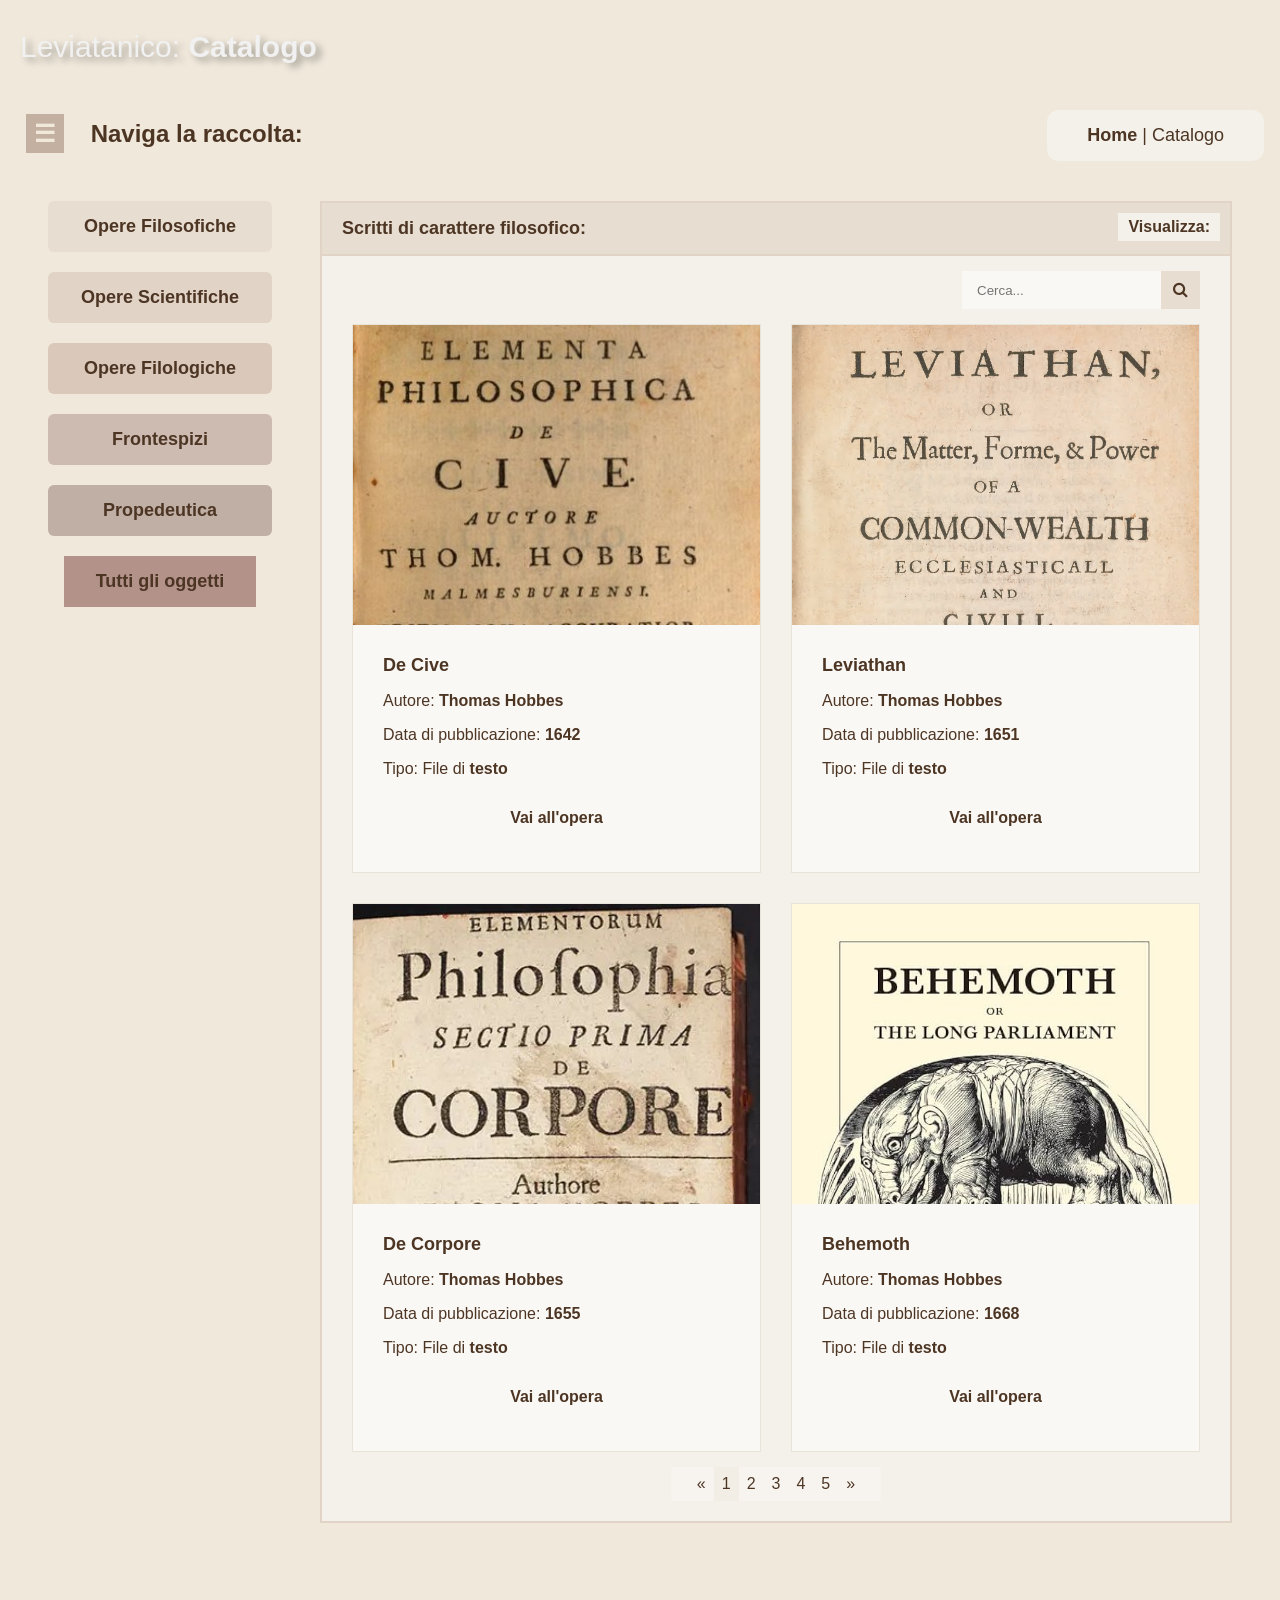
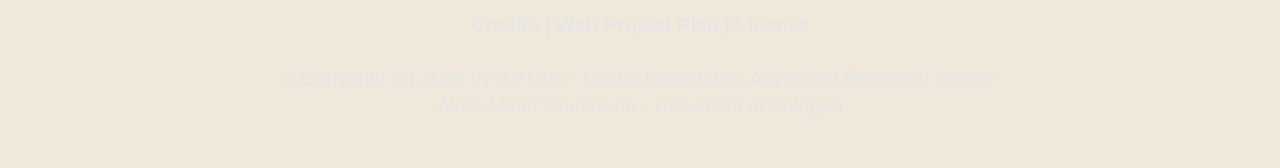
<file: Esame/Sito/catalogo.html>
<!DOCTYPE html>
<html lang="it-IT">
	<head>
		<title>Catalogo</title>
		<link rel="icon" type="image/x-icon" href="images/favicon.ico.png">
		<meta charset="UTF-8">
		<meta name="viewport" content="width=device-width, initial-scale=1">
		<link rel="stylesheet" type="text/css" href="style/styleCatalogo.css">
		<link rel="stylesheet" href="https://cdnjs.cloudflare.com/ajax/libs/font-awesome/4.7.0/css/font-awesome.min.css">
	</head>
	<body>
		<header class="testata">
			<h1 style="font-weight:normal; font-size: 30px; margin-left: 20px; color: #F1F1F1;">Leviatanico: <span style="font-weight: bold">Catalogo</span></h1>
		</header>
		<div id="sideNavig" class="sideNavbar">
			<button class="closeButton" onclick="closeNav()">&times;</button><!-- W3S usava a href, ma necessitava di JS per il mvt -->
			<a href="index.html" style="margin-top: 50px">Home</a>
			<a href="#" class="activeNav">Catalogo</a>
			<a href="dati.html">Dati</a>
			<a href="#">Contatti</a>
			<a href="#">Progetto</a>
		</div>
		<div id="main" class="positionContainer">
			<div class="navigazione">
				<h2 style="margin-top: 10px; margin-bottom: 0; margin-right: 0; margin-left: 10px; padding: 0;"><span style="margin-right: 20px" onclick="openNav()">&#9776;</span> Naviga la raccolta:</h2>
			</div>
			<ul class="breadcrumb">
				<li><a href="index.html" title="Torna alla Home" style="font-weight: bold;">Home</a></li>
				<li> | Catalogo</li>
			</ul>
		</div>
		<div class="columnLeft">
			<button class="buttonFilosofiche" id="defaultOpen" onclick="openTab(event, 'opereFilosofiche')"><h3>Opere Filosofiche</h3></button>
			<button class="buttonScientifiche" onclick="openTab(event, 'opereScientifiche')"><h3>Opere Scientifiche</h3></button>
			<button class="buttonFilologiche" onclick="openTab(event, 'opereFilologiche')"><h3>Opere Filologiche</h3></button>
			<button class="buttonFrontespizi" onclick="openTab(event, 'opereFrontespizi')"><h3>Frontespizi</h3></button>
			<button class="buttonPropedeutica" onclick="openTab(event, 'operePropedeutica')"><h3>Propedeutica</h3></button>
			<button class="buttonIntero" onclick="openTab(event, 'opereIntero')"><h3>Tutti gli oggetti</h3></button>
		</div>
		<div class="columnRight">
			<!-- iniziano le tab di visualizzazione catalogica, ripeture per ogni tipo di visualizzazione -->
			<div id="opereFilosofiche" class="tabFilosofiche tabContent" >
				<div class="displayBox displayFilosofiche">
					<div class="displayTitle">
						<h3>Scritti di carattere filosofico:</h3>
					</div>
					<div class="displayDropdown">
						<button class="dropdown">Visualizza:</button>
						<div class="dropdownContent">
							<a href="#">In ordine di <span style="font-weight: bold">pubblicazione</span></a>
							<a href="#">In ordine <span style="font-weight: bold">alfabetico</span></a>
							<a href="#">Per <span style="font-weight: bold">rilevanza</span></a>
						</div>
					</div>
				</div>
				<div class="contentTab tabBorderFilosofiche">
					<div class="searchSection searchSectionFilosofiche">
						<input type="text" placeholder="Cerca...">
						<a href="#"><i class="fa fa-search"></i></a>
					</div>
					<div class="row">
						<div class="columnContent">
							<div class="content">
								<div class="immagineDeCive"></div><!--preferibile ad un tag img, che mi dava problemi di gestione layout -->
								<div class="description">
									<h4>De Cive</h4>
									<p>Autore: <span>Thomas Hobbes</span></p>
									<p>Data di pubblicazione: <span>1642</span></p>
									<p>Tipo: File di <span>testo</span></p>
									<a href ="#" title="Vai all'oggetto digitale">Vai all'opera</a>
								</div>
							</div>
						</div>
						<div class="columnContent">
							<div class="content">
								<div class="immagineLeviathan"></div>
									<div class="description">
									<h4>Leviathan</h4>
									<p>Autore: <span>Thomas Hobbes</span></p>
									<p>Data di pubblicazione: <span>1651</span></p>
									<p>Tipo: File di <span>testo</span></p>
									<a href ="item.html" title="Vai all'oggetto digitale" target="_blank">Vai all'opera</a>
								</div>
							</div>
						</div>
					</div>
					<div class="row">
						<div class="columnContent">
							<div class="content">
								<div class="immagineDeCorpore"></div>
									<div class="description">
									<h4>De Corpore</h4>
									<p>Autore: <span>Thomas Hobbes</span></p>
									<p>Data di pubblicazione: <span>1655</span></p>
									<p>Tipo: File di <span>testo</span></p>
									<a href ="#" title="Vai all'oggetto digitale">Vai all'opera</a>
								</div>
							</div>
						</div>
						<div class="columnContent">
							<div class="content">
								<div class="immagineBehemoth"></div>
									<div class="description">
									<h4>Behemoth</h4>
									<p>Autore: <span>Thomas Hobbes</span></p>
									<p>Data di pubblicazione: <span>1668</span></p>
									<p>Tipo: File di <span>testo</span></p>
									<a href ="#" title="Vai all'oggetto digitale">Vai all'opera</a>
								</div>
							</div>
						</div>
					</div>
					<div class="numerazione">
						<a href="#" title="Pagina precedente">&laquo;</a>
						<a href="#" class="active">1</a>
						<a href="#">2</a>
						<a href="#">3</a>
						<a href="#">4</a>
						<a href="#">5</a>
						<a href="#" title="Pagina successiva">&raquo;</a>
					</div>
				</div>
			</div>
			<!-- visualizzazione scientifiche -->
			<div id="opereScientifiche" class="tabScientifiche tabContent">
				<div class="displayBox displayScientifiche">
					<div class="displayTitle">
						<h3>Scritti di carattere scientifico:</h3>
					</div>
					<div class="displayDropdown">
						<button class="dropdown">Visualizza:</button>
						<div class="dropdownContent">
							<a href="#">In ordine di <span style="font-weight: bold">pubblicazione</span></a>
							<a href="#">In ordine <span style="font-weight: bold">alfabetico</span></a>
							<a href="#">Per <span style="font-weight: bold">rilevanza</span></a>
						</div>
					</div>
				</div>
				<div class="contentTab tabBorderScientifiche">
					<div class="searchSection searchSectionScientifiche">
						<input type="text" placeholder="Cerca...">
						<a href="#"><i class="fa fa-search"></i></a>
					</div>
					<div class="row">
						<div class="columnContent">
							<div class="content">
								<div class="immagineTractatus"></div>
								<div class="description">
									<h4>Tractatus Opticus II</h4>
									<p>Autore: <span>Thomas Hobbes</span></p>
									<p>Data di pubblicazione: <span>1639</span></p>
									<p>Tipo: File di <span>testo</span></p>
									<a href ="#" title="Vai all'oggetto digitale">Vai all'opera</a>
								</div>
							</div>
						</div>
						<div class="columnContent">
							<div class="content">
								<div class="immagineLessons"></div>
									<div class="description">
									<h4>Six Lessons to the Professors of Mathematics</h4>
									<p>Autore: <span>Thomas Hobbes</span></p>
									<p>Data di pubblicazione: <span>1656</span></p>
									<p>Tipo: File di <span>testo</span></p>
									<a href ="#" title="Vai all'oggetto digitale" target="_blank">Vai all'opera</a>
								</div>
							</div>
						</div>
					</div>
					<div class="row">
						<div class="columnContent">
							<div class="content">
								<div class="immagineDeHomine"></div>
									<div class="description">
									<h4>De Homine</h4>
									<p>Autore: <span>Thomas Hobbes</span></p>
									<p>Data di pubblicazione: <span>1658</span></p>
									<p>Tipo: File di <span>testo</span></p>
									<a href ="#" title="Vai all'oggetto digitale">Vai all'opera</a>
								</div>
							</div>
						</div>
						<div class="columnContent">
							<div class="content">
								<div class="immaginePrincipia"></div>
									<div class="description">
									<h4>Principia et Problemata Aliquot Geometrica</h4>
									<p>Autore: <span>Thomas Hobbes</span></p>
									<p>Data di pubblicazione: <span>1674</span></p>
									<p>Tipo: File di <span>testo</span></p>
									<a href ="#" title="Vai all'oggetto digitale">Vai all'opera</a>
								</div>
							</div>
						</div>
					</div>
					<div class="numerazione">
						<a href="#" title="Pagina precedente">&laquo;</a>
						<a href="#" class="active">1</a>
						<a href="#">2</a>
						<a href="#">3</a>
						<a href="#">4</a>
						<a href="#">5</a>
						<a href="#" title="Pagina successiva">&raquo;</a>
					</div>
				</div>
			</div>
			<!-- visualizzazione filologiche -->
			<div id="opereFilologiche" class="tabFilologiche tabContent">
				<div class="displayBox displayFilologiche">
					<div class="displayTitle">
						<h3>Scritti di carattere filologico:</h3>
					</div>
					<div class="displayDropdown">
						<button class="dropdown">Visualizza:</button>
						<div class="dropdownContent">
							<a href="#">In ordine di <span style="font-weight: bold">pubblicazione</span></a>
							<a href="#">In ordine <span style="font-weight: bold">alfabetico</span></a>
							<a href="#">Per <span style="font-weight: bold">rilevanza</span></a>
						</div>
					</div>
				</div>
				<div class="contentTab tabBorderFilologiche">
					<div class="searchSection searchSectionFilologiche">
						<input type="text" placeholder="Cerca...">
						<a href="#"><i class="fa fa-search"></i></a>
					</div>
					<div class="row">
						<div class="columnContent">
							<div class="content">
								<div class="immagineMedea"></div><!--preferibile ad un tag img, che mi dava problemi di gestione layout -->
								<div class="description">
									<h4>Medea</h4>
									<p>Autore: <span>Thomas Hobbes</span></p>
									<p>Data di pubblicazione: <span>1602</span></p>
									<p>Tipo: <span>Metadatazione</span> (<span style="font-style: italic; font-weight: normal;">Opera perduta</span>)</p>
									<a href ="#" title="Vai all'oggetto digitale">Vai all'opera</a>
								</div>
							</div>
						</div>
						<div class="columnContent">
							<div class="content">
								<div class="immaginePeloponnesian"></div>
									<div class="description">
									<h4>Eight Bookes of the Peloponnesian Warre</h4>
									<p>Autore: <span>Thomas Hobbes</span></p>
									<p>Data di pubblicazione: <span>1629</span></p>
									<p>Tipo: File di <span>testo</span></p>
									<a href ="#" title="Vai all'oggetto digitale" target="_blank">Vai all'opera</a>
								</div>
							</div>
						</div>
					</div>
					<div class="row">
						<div class="columnContent">
							<div class="content">
								<div class="immagineIliad"></div>
									<div class="description">
									<h4>Iliad</h4>
									<p>Autore: <span>Thomas Hobbes</span></p>
									<p>Data di pubblicazione: <span>1673</span></p>
									<p>Tipo: File di <span>testo</span></p>
									<a href ="#" title="Vai all'oggetto digitale">Vai all'opera</a>
								</div>
							</div>
						</div>
						<div class="columnContent">
							<div class="content">
								<div class="immagineOdyssey"></div>
									<div class="description">
									<h4>Odyssey</h4>
									<p>Autore: <span>Thomas Hobbes</span></p>
									<p>Data di pubblicazione: <span>1673</span></p>
									<p>Tipo: File di <span>testo</span></p>
									<a href ="#" title="Vai all'oggetto digitale">Vai all'opera</a>
								</div>
							</div>
						</div>
					</div>
					<div class="numerazione">
						<a href="#" title="Pagina precedente">&laquo;</a>
						<a href="#" class="active">1</a>
						<a href="#">2</a>
						<a href="#">3</a>
						<a href="#">4</a>
						<a href="#">5</a>
						<a href="#" title="Pagina successiva">&raquo;</a>
					</div>
				</div>
			</div>
			<!-- visualizzazione frontespizi -->
			<div id="opereFrontespizi" class="tabFrontespizi tabContent">
				<div class="displayBox displayFrontespizi">
					<div class="displayTitle">
						<h3>I frontespizi delle opere:</h3>
					</div>
					<div class="displayDropdown">
						<button class="dropdown">Visualizza:</button>
						<div class="dropdownContent">
							<a href="#">In ordine di <span style="font-weight: bold">pubblicazione</span></a>
							<a href="#">In ordine <span style="font-weight: bold">alfabetico</span></a>
							<a href="#">Per <span style="font-weight: bold">rilevanza</span></a>
						</div>
					</div>
				</div>
				<div class="contentTab tabBorderFrontespizi">
					<div class="row">
						<div class="columnContent">
							<div class="content">
								<div class="immaginePeloponnesian"></div><!--preferibile ad un tag img, che mi dava problemi di gestione layout -->
								<div class="description">
									<h4>Eight Bookes of the Peloponnesian Warre</h4>
									<p>Autore: <span>Thomas Cecill</span></p>
									<p>Data di pubblicazione: <span>1629</span></p>
									<p>Tipo: File <span>immagine</span></p>
									<a href ="#" title="Vai all'oggetto digitale">Vai all'opera</a>
								</div>
							</div>
						</div>
						<div class="columnContent">
							<div class="content">
								<div class="immagineDeCiveFrontespizio"></div>
									<div class="description">
									<h4>De Cive</h4>
									<p>Autore: <span>Jean Matheus</span></p>
									<p>Data di pubblicazione: <span>1642</span></p>
									<p>Tipo: File <span>immagine</span></p>
									<a href ="#" title="Vai all'oggetto digitale" target="_blank">Vai all'opera</a>
								</div>
							</div>
						</div>
					</div>
					<div class="row">
						<div class="columnContent">
							<div class="content">
								<div class="immagineLeviathanFrontespizio"></div>
									<div class="description">
									<h4>Leviathan</h4>
									<p>Autore: <span>Abraham Bosse</span></p>
									<p>Data di pubblicazione: <span>1651</span></p>
									<p>Tipo: File <span>immagine</span></p>
									<a href ="#" title="Vai all'oggetto digitale">Vai all'opera</a>
								</div>
							</div>
						</div>
					</div>
				</div>
			</div>
			<!-- visualizzazione propedeutica -->
			<div id="operePropedeutica" class="tabPropedeutica tabContent">
				<div class="displayBox displayPropedeutica">
					<div class="displayTitle">
						<h3>Materiali di propedeutica:</h3>
					</div>
					<div class="displayDropdown">
						<button class="dropdown">Visualizza:</button>
						<div class="dropdownContent">
							<a href="#">In ordine di <span style="font-weight: bold">pubblicazione</span></a>
							<a href="#">In ordine <span style="font-weight: bold">alfabetico</span></a>
							<a href="#">Per <span style="font-weight: bold">rilevanza</span></a>
						</div>
					</div>
				</div>
				<div class="contentTab tabBorderPropedeutica">
					<div class="searchSection searchSectionPropedeutica">
						<input type="text" placeholder="Cerca...">
						<a href="#"><i class="fa fa-search"></i></a>
					</div>
					<div class="row">
						<div class="columnContent">
							<div class="content">
								<div class="immagineTonnies"></div>
								<div class="description">
									<h4>Thomas Hobbes. La vita e il pensiero</h4>
									<p>Autore: <span>Ferdinand T&ouml;nnies</span></p>
									<p>Data di pubblicazione: <span>1896</span></p>
									<p>Tipo: File di <span>testo</span></p>
									<a href ="#" title="Vai all'oggetto digitale">Vai all'opera</a>
								</div>
							</div>
						</div>
						<div class="columnContent">
							<div class="content">
								<div class="immagineBobbio"></div>
									<div class="description">
									<h4>Thomas Hobbes</h4>
									<p>Autore: <span>Norberto Bobbio</span></p>
									<p>Data di pubblicazione: <span>1989</span></p>
									<p>Tipo: File di <span>testo</span></p>
									<a href ="#" title="Vai all'oggetto digitale" target="_blank">Vai all'opera</a>
								</div>
							</div>
						</div>
					</div>
					<div class="row">
						<div class="columnContent">
							<div class="content">
								<div class="immagineSchmitt"></div>
									<div class="description">
									<h4>Sul Leviatano</h4>
									<p>Autore: <span>Carl Schmitt</span></p>
									<p>Data di pubblicazione: <span>1938</span></p>
									<p>Tipo: File di <span>testo</span></p>
									<a href ="#" title="Vai all'oggetto digitale">Vai all'opera</a>
								</div>
							</div>
						</div>
						<div class="columnContent">
							<div class="content">
								<div class="immagineGalli"></div>
									<div class="description">
									<h4>Leviatano di Thomas Hobbes</h4>
									<p>Autore: <span>Carlo Galli</span></p>
									<p>Data di pubblicazione: <span>2011</span></p>
									<p>Tipo: File <span>video</span></p>
									<a href ="#" title="Vai all'oggetto digitale">Vai all'opera</a>
								</div>
							</div>
						</div>
					</div>
					<div class="numerazione">
						<a href="#" title="Pagina precedente">&laquo;</a>
						<a href="#" class="active">1</a>
						<a href="#">2</a>
						<a href="#">3</a>
						<a href="#">4</a>
						<a href="#">5</a>
						<a href="#" title="Pagina successiva">&raquo;</a>
					</div>
				</div>
			</div>
			<!-- visualizzazione intero -->
			<div id="opereIntero" class="tabIntero tabContent">
				<div class="displayBox displayIntero">
					<div class="displayTitle">
						<h3>Tutta la raccolta a portata di <span style="font-style: italic;">click</span>!</h3>
					</div>
				</div>
				<div class="contentTab tabBorderIntero">
					<div class="row">
						<div class="columnContent">
							<div class="content">
								<div class="immagineIntero"></div>
								<div class="description">
									<h4>Scarica l'intero catalogo</h4>
									<p>Numero di item: <span>20</span></p>
									<p>Ultimo aggiornamento: <span>Luglio 2026</span></p>
									<p>Tipo: Dataset <span>XML</span> e <span>JSON</span></p>
									<a href ="dati.html" title="Visualizza il dataset" target="_blank">Visualizza il Dataset</a>
									<a href ="../materiale/dataset.xml" title="Apri il dataset" target="_blank" style="margin-top:; 15px;">Vai al Dataset (XML)</a>
									<a href ="../materiale/dataset.json" title="Apri il dataset" target="_blank" style="margin-top: 15px">Vai al Dataset (JSON)</a>
									<a href ="../materiale/datasetXML.zip" title="Scarica il dataset" style="margin-top: 15px; background-color: #B29289" download>Scarica il Dataset (XML)</a>
									<a href ="../materiale/datasetJSON.zip" title="Scarica il dataset" style="margin-top: 15px; background-color: #B29289" download>Scarica il Dataset (JSON)</a>
								</div>
							</div>
						</div>
					</div>
				</div>
			</div>
		</div>
		<footer class="lastFooter">
			<div class="crediti" style="margin-bottom: 30px;">
				<a href="#" style="font-weight: bold;">Credits | </a><a href="#" style="font-weight: bold;">Web Project Plan | </a><a href="#" style="font-weight: bold;">Licenze</a>
			</div>
			<div>
				<p style="margin-bottom: 0px">&copy; Copyright (c) 2026 by <em>/DH.arc - Digital Humanities Advanced Research Centre</em>.</p>
				<p style="margin-top: 5px; margin-bottom: 10px"><a href="https://www.unibo.it/it" title="unibo.it" target="_blank">Alma Mater Studiorum - Università di Bologna</a></p>
			</div>
		</footer>
		<script>
			function openTab(evt, opereName) {
				var i, tabContent;

				tabContent = document.getElementsByClassName("tabContent");
				for (i = 0; i < tabContent.length; i++) {
					tabContent[i].style.display = "none";
				}

				document.getElementById(opereName).style.display= "block";
			}

			document.getElementById("defaultOpen").click();

			function openNav() {
				document.getElementById("sideNavig").style.width = "22%";
				document.getElementById("main").style.marginLeft = "22%";
			}

			function closeNav() {
				document.getElementById("sideNavig").style.width = "0";
				document.getElementById("main").style.marginLeft = "0";
			}
		</script>
	</body>
</html>

<!--FILOSOFIA #E8DDD1 - FILOLOGIA #E1D3C6 - SCIENZE #DAC8BB - FRONTESPIZI #CDBAB0 - PROPEDEUTICA #C0AFA4 -->
</file>
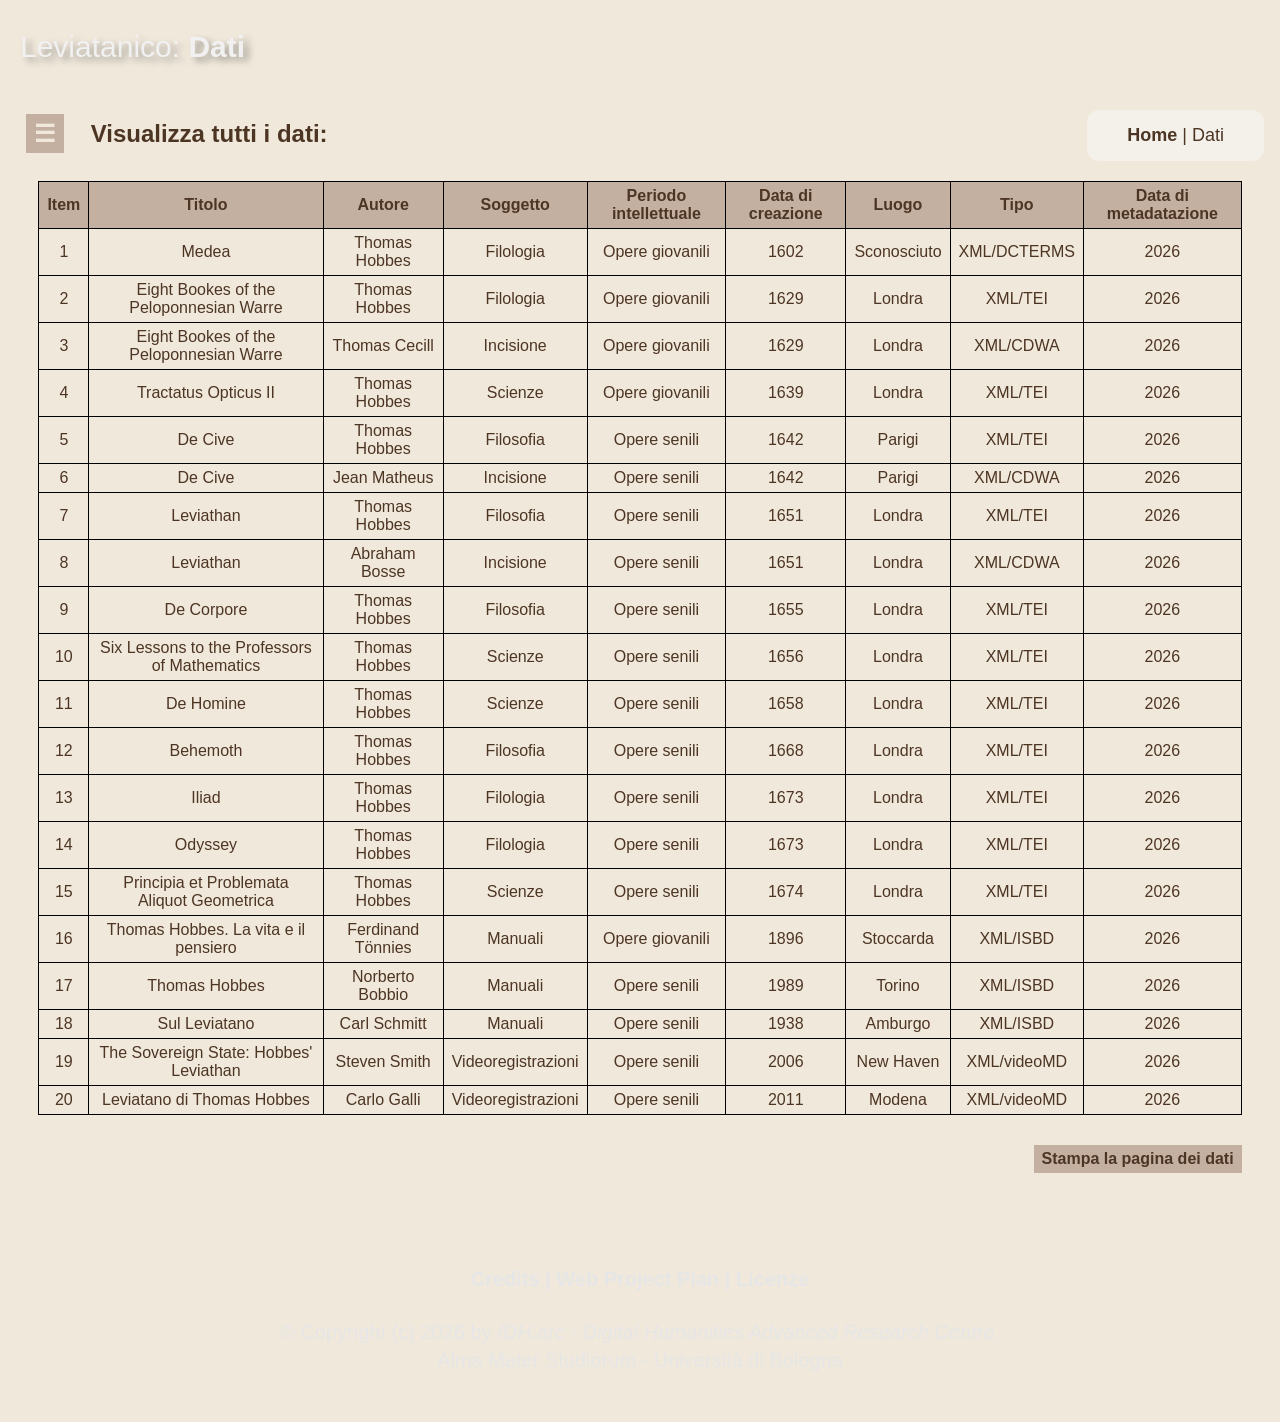
<file: Esame/Sito/dati.html>
<!DOCTYPE html>
<html lang="it-IT">
	<head>
		<title>Dati</title>
		<link rel="icon" type="image/x-icon" href="images/favicon.ico.png">
		<meta charset="UTF-8">
		<meta name="viewport" content="width=device-width, initial-scale=1">
		<link rel="stylesheet" type="text/css" href="style/styleDati.css">
		<link rel="stylesheet" href="https://cdnjs.cloudflare.com/ajax/libs/font-awesome/4.7.0/css/font-awesome.min.css">
	</head>
	<body>
		<header class="testata">
			<h1 style="font-weight:normal; font-size: 30px; margin-left: 20px; color: #F1F1F1;">Leviatanico: <span style="font-weight: bold">Dati</span></h1>
		</header>
		<div id="sideNavig" class="sideNavbar">
			<button class="closeButton" onclick="closeNav()">&times;</button><!-- W3S usava a href, ma necessitava di JS per il mvt -->
			<a href="index.html" style="margin-top: 50px">Home</a>
			<a href="catalogo.html">Catalogo</a>
			<a href="#" class="activeNav">Dati</a>
			<a href="#">Contatti</a>
			<a href="#">Progetto</a>
		</div>
		<div id="main" class="positionContainer">
			<div class="navigazione">
				<h2 style="margin-top: 10px; margin-bottom: 0; margin-right: 0; margin-left: 10px; padding: 0;"><span style="margin-right: 20px" onclick="openNav()">&#9776;</span> Visualizza tutti i dati:</h2>
			</div>
			<ul class="breadcrumb">
				<li><a href="index.html" title="Torna alla Home" style="font-weight: bold;">Home</a></li>
				<li> | Dati</li>
			</ul>
		</div>
		<div class="tableBox">
			<table>
				<thead>
					<tr>
						<th>Item</th>
						<th class="dc:title">Titolo</th>
						<th class="dc:creator">Autore</th>
						<th class="dc:subject">Soggetto</th>
						<th class="pe:intellectualPeriod">Periodo intellettuale</th>
						<th class="dc:date">Data di creazione</th>
						<th class="pe:placeOfOrigin">Luogo</th>
						<th class="dc:type">Tipo</th>
						<th class="dcterms:created">Data di metadatazione</th>
					</tr>
				</thead>
				<tr>
					<td><a href="#" title="Vai all'item">1</a></td>
					<td class="dc:title">Medea</td>
					<td class="dc:creator"><a href="http://viaf.org/viaf/59083895" title="'Thomas Hobbes' su Virtual International Authority File" target="_blank">Thomas Hobbes</a></td>
					<td class="dc:subject"><a href="http://id.loc.gov/authorities/subjects/sh85100821" title="'Filologia' su Library of Congress Subject Headings" target="_blank">Filologia</a></td>
					<td class="pe:intellectualPeriod"><a href="http://purl.org/bncf/tid/17850" title="'Opere giovanili' su Biblioteca Nazionale centrale di FIrenze" target="_blank">Opere giovanili</a></td>
					<td class="dc:date">1602</td>
					<td class="pe:placeOfOrigin">Sconosciuto</td>
					<td class="dc:type"><a href="https://www.dublincore.org/specifications/dublin-core/dcmi-terms/" title="Vai allo Standard 'Dublin-Core Metadata Terms'" target="_blank">XML/DCTERMS</a></td>
					<td class="dcterms:created">2026</td>
				</tr>
				<tr>
					<td><a href="#" title="Vai all'item">2</a></td>
					<td class="dc:title">Eight Bookes of the Peloponnesian Warre</td>
					<td class="dc:creator"><a href="http://viaf.org/viaf/59083895" title="'Thomas Hobbes' su Virtual International Authority File" target="_blank">Thomas Hobbes</a></td>
					<td class="dc:subject"><a href="http://id.loc.gov/authorities/subjects/sh85100821" title="'Filologia' su Library of Congress Subject Headings" target="_blank">Filologia</a></td>
					<td class="pe:intellectualPeriod"><a href="http://purl.org/bncf/tid/17850" title="'Opere giovanili' su Biblioteca Nazionale centrale di FIrenze" target="_blank">Opere giovanili</a></td>
					<td class="dc:date">1629</td>
					<td class="pe:placeOfOrigin"><a href="https://www.geonames.org/2643743" title="'Londra' su GeoNames" target="_blank">Londra</a></td>
					<td class="dc:type"><a href="https://www.tei-c.org/" title="Vai allo Standard 'Text Encoding Initiative'" target="_blank">XML/TEI</a></td>
					<td class="dcterms:created">2026</td>
				</tr>
				<tr>
					<td><a href="#" title="Vai all'item">3</a></td>
					<td class="dc:title">Eight Bookes of the Peloponnesian Warre</td>
					<td class="dc:creator"><a href="http://viaf.org/viaf/99027196" title="'Thomas Cecill' su Virtual International Authority File" target="_blank">Thomas Cecill</a></td>
					<td class="dc:subject"><a href="http://id.loc.gov/authorities/subjects/sh85043995" title="'Incisione' su Library of Congress Subject Headings" target="_blank">Incisione</a></td>
					<td class="pe:intellectualPeriod"><a href="http://purl.org/bncf/tid/17850" title="'Opere giovanili' su Biblioteca Nazionale centrale di FIrenze" target="_blank">Opere giovanili</a></td>
					<td class="dc:date">1629</td>
					<td class="pe:placeOfOrigin"><a href="https://www.geonames.org/2643743" title="'Londra' su GeoNames" target="_blank">Londra</a></td>
					<td class="dc:type"><a href="https://www.getty.edu/publications/categories-description-works-art/" title="Vai allo Standard 'Categories for the Description of Works of Art'" target="_blank">XML/CDWA</a></td>
					<td class="dcterms:created">2026</td>
				</tr>
				<tr>
					<td><a href="#" title="Vai all'item">4</a></td>
					<td class="dc:title">Tractatus Opticus II</td>
					<td class="dc:creator"><a href="http://viaf.org/viaf/59083895" title="'Thomas Hobbes' su Virtual International Authority File" target="_blank">Thomas Hobbes</a></td>
					<td class="dc:subject"><a href="http://id.loc.gov/authorities/subjects/sh85118553" title="'Scienze' su Library of Congress Subject Headings" target="_blank">Scienze</a></td>
					<td class="pe:intellectualPeriod"><a href="http://purl.org/bncf/tid/17850" title="'Opere giovanili' su Biblioteca Nazionale centrale di FIrenze" target="_blank">Opere giovanili</a></td>
					<td class="dc:date">1639</td>
					<td class="pe:placeOfOrigin"><a href="https://www.geonames.org/2643743" title="'Londra' su GeoNames" target="_blank">Londra</a></td>
					<td class="dc:type"><a href="https://www.tei-c.org/" title="Vai allo Standard 'Text Encoding Initiative'" target="_blank">XML/TEI</a></td>
					<td class="dcterms:created">2026</td>
				</tr>
				<tr>
					<td><a href="#" title="Vai all'item">5</a></td>
					<td class="dc:title">De Cive</td>
					<td class="dc:creator"><a href="http://viaf.org/viaf/59083895" title="'Thomas Hobbes' su Virtual International Authority File" target="_blank">Thomas Hobbes</a></td>
					<td class="dc:subject"><a href="http://id.loc.gov/authorities/subjects/sh85100849" title="'Filosofia' su Library Of Congress Subject Headings" target="_blank">Filosofia</a></td>
					<td class="pe:intellectualPeriod"><a href="http://purl.org/bncf/tid/76489" title="'Opere senili' su Biblioteca Nazionale centrale di FIrenze" target="_blank">Opere senili</a></td>
					<td class="dc:date">1642</td>
					<td class="pe:placeOfOrigin"><a href="https://www.geonames.org/2988507/paris.html" title="'Parigi' su GeoNames" target="_blank">Parigi</a></td>
					<td class="dc:type"><a href="https://www.tei-c.org/" title="Vai allo Standard 'Text Encoding Initiative'" target="_blank">XML/TEI</a></td>
					<td class="dcterms:created">2026</td>
				</tr>
				<tr>
					<td><a href="#" title="Vai all'item">6</a></td>
					<td class="dc:title">De Cive</td>
					<td class="dc:creator"><a href="http://viaf.org/viaf/9904181" title="'Jean Matheus' su Virtual International Authority File" target="_blank">Jean Matheus</a></td>
					<td class="dc:subject"><a href="http://id.loc.gov/authorities/subjects/sh85043995" title="'Incisione' su Library of Congress Subject Headings" target="_blank">Incisione</a></td>
					<td class="pe:intellectualPeriod"><a href="http://purl.org/bncf/tid/76489" title="'Opere senili' su Biblioteca Nazionale centrale di FIrenze" target="_blank">Opere senili</a></td>
					<td class="dc:date">1642</td>
					<td class="pe:placeOfOrigin"><a href="https://www.geonames.org/2988507/paris.html" title="'Parigi' su GeoNames" target="_blank">Parigi</a></td>
					<td class="dc:type"><a href="https://www.getty.edu/publications/categories-description-works-art/" title="Vai allo Standard 'Categories for the Description of Works of Art'" target="_blank">XML/CDWA</a></td>
					<td class="dcterms:created">2026</td>
				</tr>
				<tr>
					<td><a href="item.html" title="Vai all'item">7</a></td>
					<td class="dc:title">Leviathan</td>
					<td class="dc:creator"><a href="http://viaf.org/viaf/59083895" title="'Thomas Hobbes' su Virtual International Authority File" target="_blank">Thomas Hobbes</a></td>
					<td class="dc:subject"><a href="http://id.loc.gov/authorities/subjects/sh85100849" title="'Filosofia' su Library Of Congress Subject Headings" target="_blank">Filosofia</a></td>
					<td class="pe:intellectualPeriod"><a href="http://purl.org/bncf/tid/76489" title="'Opere senili' su Biblioteca Nazionale centrale di FIrenze" target="_blank">Opere senili</a></td>
					<td class="dc:date">1651</td>
					<td class="pe:placeOfOrigin"><a href="https://www.geonames.org/2643743" title="'Londra' su GeoNames" target="_blank">Londra</a></td>
					<td class="dc:type"><a href="https://www.tei-c.org/" title="Vai allo Standard 'Text Encoding Initiative'" target="_blank">XML/TEI</a></td>
					<td class="dcterms:created">2026</td>
				</tr>
				<tr>
					<td><a href="#" title="Vai all'item">8</a></td>
					<td class="dc:title">Leviathan</td>
					<td class="dc:creator"><a href="http://viaf.org/viaf/61542289" title="'Abraham Bosse' su Virtual International Authority File" target="_blank">Abraham Bosse</a></td>
					<td class="dc:subject"><a href="http://id.loc.gov/authorities/subjects/sh85043995" title="'Incisione' su Library of Congress Subject Headings" target="_blank">Incisione</a></td>
					<td class="pe:intellectualPeriod"><a href="http://purl.org/bncf/tid/76489" title="'Opere senili' su Biblioteca Nazionale centrale di FIrenze" target="_blank">Opere senili</a></td>
					<td class="dc:date">1651</td>
					<td class="pe:placeOfOrigin"><a href="https://www.geonames.org/2643743" title="'Londra' su GeoNames" target="_blank">Londra</a></td>
					<td class="dc:type"><a href="https://www.getty.edu/publications/categories-description-works-art/" title="Vai allo Standard 'Categories for the Description of Works of Art'" target="_blank">XML/CDWA</a></td>
					<td class="dcterms:created">2026</td>
				</tr>
				<tr>
					<td><a href="#" title="Vai all'item">9</a></td>
					<td class="dc:title">De Corpore</td>
					<td class="dc:creator"><a href="http://viaf.org/viaf/59083895" title="'Thomas Hobbes' su Virtual International Authority File" target="_blank">Thomas Hobbes</a></td>
					<td class="dc:subject"><a href="http://id.loc.gov/authorities/subjects/sh85100849" title="'Filosofia' su Library Of Congress Subject Headings" target="_blank">Filosofia</a></td>
					<td class="pe:intellectualPeriod"><a href="http://purl.org/bncf/tid/76489" title="'Opere senili' su Biblioteca Nazionale centrale di FIrenze" target="_blank">Opere senili</a></td>
					<td class="dc:date">1655</td>
					<td class="pe:placeOfOrigin"><a href="https://www.geonames.org/2643743" title="'Londra' su GeoNames" target="_blank">Londra</a></td>
					<td class="dc:type"><a href="https://www.tei-c.org/" title="Vai allo Standard 'Text Encoding Initiative'" target="_blank">XML/TEI</a></td>
					<td class="dcterms:created">2026</td>
				</tr>
				<tr>
					<td><a href="#" title="Vai all'item">10</a></td>
					<td class="dc:title">Six Lessons to the Professors of Mathematics</td>
					<td class="dc:creator"><a href="http://viaf.org/viaf/59083895" title="'Thomas Hobbes' su Virtual International Authority File" target="_blank">Thomas Hobbes</a></td>
					<td class="dc:subject"><a href="http://id.loc.gov/authorities/subjects/sh85118553" title="'Scienze' su Library of Congress Subject Headings" target="_blank">Scienze</a></td>
					<td class="pe:intellectualPeriod"><a href="http://purl.org/bncf/tid/76489" title="'Opere senili' su Biblioteca Nazionale centrale di FIrenze" target="_blank">Opere senili</a></td>
					<td class="dc:date">1656</td>
					<td class="pe:placeOfOrigin"><a href="https://www.geonames.org/2643743" title="'Londra' su GeoNames" target="_blank">Londra</a></td>
					<td class="dc:type"><a href="https://www.tei-c.org/" title="Vai allo Standard 'Text Encoding Initiative'" target="_blank">XML/TEI</a></td>
					<td class="dcterms:created">2026</td>
				</tr>
				<tr>
					<td><a href="#" title="Vai all'item">11</a></td>
					<td class="dc:title">De Homine</td>
					<td class="dc:creator"><a href="http://viaf.org/viaf/59083895" title="'Thomas Hobbes' su Virtual International Authority File" target="_blank">Thomas Hobbes</a></td>
					<td class="dc:subject"><a href="http://id.loc.gov/authorities/subjects/sh85118553" title="'Scienze' su Library of Congress Subject Headings" target="_blank">Scienze</a></td>
					<td class="pe:intellectualPeriod"><a href="http://purl.org/bncf/tid/76489" title="'Opere senili' su Biblioteca Nazionale centrale di FIrenze" target="_blank">Opere senili</a></td>
					<td class="dc:date">1658</td>
					<td class="pe:placeOfOrigin"><a href="https://www.geonames.org/2643743" title="'Londra' su GeoNames" target="_blank">Londra</a></td>
					<td class="dc:type"><a href="https://www.tei-c.org/" title="Vai allo Standard 'Text Encoding Initiative'" target="_blank">XML/TEI</a></td>
					<td class="dcterms:created">2026</td>
				</tr>
				<tr>
					<td><a href="#" title="Vai all'item">12</a></td>
					<td class="dc:title">Behemoth</td>
					<td class="dc:creator"><a href="http://viaf.org/viaf/59083895" title="'Thomas Hobbes' su Virtual International Authority File" target="_blank">Thomas Hobbes</a></td>
					<td class="dc:subject"><a href="http://id.loc.gov/authorities/subjects/sh85100849" title="'Filosofia' su Library Of Congress Subject Headings" target="_blank">Filosofia</a></td>
					<td class="pe:intellectualPeriod"><a href="http://purl.org/bncf/tid/76489" title="'Opere senili' su Biblioteca Nazionale centrale di FIrenze" target="_blank">Opere senili</a></td>
					<td class="dc:date">1668</td>
					<td class="pe:placeOfOrigin"><a href="https://www.geonames.org/2643743" title="'Londra' su GeoNames" target="_blank">Londra</a></td>
					<td class="dc:type"><a href="https://www.tei-c.org/" title="Vai allo Standard 'Text Encoding Initiative'" target="_blank">XML/TEI</a></td>
					<td class="dcterms:created">2026</td>
				</tr>
				<tr>
					<td><a href="#" title="Vai all'item">13</a></td>
					<td class="dc:title">Iliad</td>
					<td class="dc:creator"><a href="http://viaf.org/viaf/59083895" title="'Thomas Hobbes' su Virtual International Authority File" target="_blank">Thomas Hobbes</a></td>
					<td class="dc:subject"><a href="http://id.loc.gov/authorities/subjects/sh85100821" title="'Filologia' su Library of Congress Subject Headings" target="_blank">Filologia</a></td>
					<td class="pe:intellectualPeriod"><a href="http://purl.org/bncf/tid/76489" title="'Opere senili' su Biblioteca Nazionale centrale di FIrenze" target="_blank">Opere senili</a></td>
					<td class="dc:date">1673</td>
					<td class="pe:placeOfOrigin"><a href="https://www.geonames.org/2643743" title="'Londra' su GeoNames" target="_blank">Londra</a></td>
					<td class="dc:type"><a href="https://www.tei-c.org/" title="Vai allo Standard 'Text Encoding Initiative'" target="_blank">XML/TEI</a></td>
					<td class="dcterms:created">2026</td>
				</tr>
				<tr>
					<td><a href="#" title="Vai all'item">14</a></td>
					<td class="dc:title">Odyssey</td>
					<td class="dc:creator"><a href="http://viaf.org/viaf/59083895" title="'Thomas Hobbes' su Virtual International Authority File" target="_blank">Thomas Hobbes</a></td>
					<td class="dc:subject"><a href="http://id.loc.gov/authorities/subjects/sh85100821" title="'Filologia' su Library of Congress Subject Headings" target="_blank">Filologia</a></td>
					<td class="pe:intellectualPeriod"><a href="http://purl.org/bncf/tid/76489" title="'Opere senili' su Biblioteca Nazionale centrale di FIrenze" target="_blank">Opere senili</a></td>
					<td class="dc:date">1673</td>
					<td class="pe:placeOfOrigin"><a href="https://www.geonames.org/2643743" title="'Londra' su GeoNames" target="_blank">Londra</a></td>
					<td class="dc:type"><a href="https://www.tei-c.org/" title="Vai allo Standard 'Text Encoding Initiative'" target="_blank">XML/TEI</a></td>
					<td class="dcterms:created">2026</td>
				</tr>
				<tr>
					<td><a href="#" title="Vai all'item">15</a></td>
					<td class="dc:title">Principia et Problemata Aliquot Geometrica</td>
					<td class="dc:creator"><a href="http://viaf.org/viaf/59083895" title="'Thomas Hobbes' su Virtual International Authority File" target="_blank">Thomas Hobbes</a></td>
					<td class="dc:subject"><a href="http://id.loc.gov/authorities/subjects/sh85118553" title="'Scienze' su Library of Congress Subject Headings" target="_blank">Scienze</a></td>
					<td class="pe:intellectualPeriod"><a href="http://purl.org/bncf/tid/76489" title="'Opere senili' su Biblioteca Nazionale centrale di FIrenze" target="_blank">Opere senili</a></td>
					<td class="dc:date">1674</td>
					<td class="pe:placeOfOrigin"><a href="https://www.geonames.org/2643743" title="'Londra' su GeoNames" target="_blank">Londra</a></td>
					<td class="dc:type"><a href="https://www.tei-c.org/" title="Vai allo Standard 'Text Encoding Initiative'" target="_blank">XML/TEI</a></td>
					<td class="dcterms:created">2026</td>
				</tr>
				<tr>
					<td><a href="#" title="Vai all'item">16</a></td>
					<td class="dc:title">Thomas Hobbes. La vita e il pensiero</td>
					<td class="dc:creator"><a href="http://viaf.org/viaf/18242" title="'Ferdinand T&ouml;nnies' su Virtual International Authority File" target="_blank">Ferdinand T&ouml;nnies</a></td>
					<td class="dc:subject"><a href="http://purl.org/bncf/tid/4405" title="'Manuali' su Biblioteca Nazionale centrale di FIrenze" target="_blank">Manuali</a></td>
					<td class="pe:intellectualPeriod"><a href="http://purl.org/bncf/tid/17850" title="'Opere giovanili' su Biblioteca Nazionale centrale di FIrenze" target="_blank">Opere giovanili</a></td>
					<td class="dc:date">1896</td>
					<td class="pe:placeOfOrigin"><a href="https://www.geonames.org/2825297" title="'Stoccarda' su GeoNames" target="_blank">Stoccarda</a></td>
					<td class="dc:type"><a href="https://www.ifla.org/wp-content/uploads/2019/05/assets/cataloguing/isbd/isbd-cons_20110321.pdf" title="Vai allo Standard 'International Standard Bibliographic Description'" target="_blank">XML/ISBD</a></td>
					<td class="dcterms:created">2026</td>
				</tr>
				<tr>
					<td><a href="#" title="Vai all'item">17</a></td>
					<td class="dc:title">Thomas Hobbes</td>
					<td class="dc:creator"><a href="http://viaf.org/viaf/108336166" title="'Norberto Bobbio' su Virtual International Authority File" target="_blank">Norberto Bobbio</a></td>
					<td class="dc:subject"><a href="http://purl.org/bncf/tid/4405" title="'Manuali' su Biblioteca Nazionale centrale di FIrenze" target="_blank">Manuali</a></td>
					<td class="pe:intellectualPeriod"><a href="http://purl.org/bncf/tid/76489" title="'Opere senili' su Biblioteca Nazionale centrale di FIrenze" target="_blank">Opere senili</a></td>
					<td class="dc:date">1989</td>
					<td class="pe:placeOfOrigin"><a href="https://www.geonames.org/3165524" title="'Torino' su GeoNames" target="_blank">Torino</a></td>
					<td class="dc:type"><a href="https://www.ifla.org/wp-content/uploads/2019/05/assets/cataloguing/isbd/isbd-cons_20110321.pdf" title="Vai allo Standard 'International Standard Bibliographic Description'" target="_blank">XML/ISBD</a></td>
					<td class="dcterms:created">2026</td>
				</tr>
				<tr>
					<td><a href="#" title="Vai all'item">18</a></td>
					<td class="dc:title">Sul Leviatano</td>
					<td class="dc:creator"><a href="hhttp://viaf.org/viaf/68946216" title="'Carl Schmitt' su Virtual International Authority File" target="_blank">Carl Schmitt</a></td>
					<td class="dc:subject"><a href="http://purl.org/bncf/tid/4405" title="'Manuali' su Biblioteca Nazionale centrale di FIrenze" target="_blank">Manuali</a></td>
					<td class="pe:intellectualPeriod"><a href="http://purl.org/bncf/tid/76489" title="'Opere senili' su Biblioteca Nazionale centrale di FIrenze" target="_blank">Opere senili</a></td>
					<td class="dc:date">1938</td>
					<td class="pe:placeOfOrigin"><a href="https://www.geonames.org/2911298" title="'Amburgo' su GeoNames" target="_blank">Amburgo</a></td>
					<td class="dc:type"><a href="https://www.ifla.org/wp-content/uploads/2019/05/assets/cataloguing/isbd/isbd-cons_20110321.pdf" title="Vai allo Standard 'International Standard Bibliographic Description'" target="_blank">XML/ISBD</a></td>
					<td class="dcterms:created">2026</td>
				</tr>
				<tr>
					<td><a href="#" title="Vai all'item">19</a></td>
					<td class="dc:title">The Sovereign State: Hobbes' Leviathan</td>
					<td class="dc:creator"><a href="http://viaf.org/viaf/279314146" title="'Steven B. Smith' su Virtual International Authority File" target="_blank">Steven Smith</a></td>
					<td class="dc:subject"><a href="http://purl.org/bncf/tid/6028" title="'Videoregistrazioni' su Biblioteca Nazionale centrale di FIrenze" target="_blank">Videoregistrazioni</a></td>
					<td class="pe:intellectualPeriod"><a href="http://purl.org/bncf/tid/76489" title="'Opere senili' su Biblioteca Nazionale centrale di FIrenze" target="_blank">Opere senili</a></td>
					<td class="dc:date">2006</td>
					<td class="pe:placeOfOrigin"><a href="https://www.geonames.org/4839366" title="'New Haven' su GeoNames" target="_blank">New Haven</a></td>
					<td class="dc:type"><a href="https://www.loc.gov/standards/amdvmd/audiovideoMDschemas.html" title="Vai allo Standard 'videoMD'" target="_blank">XML/videoMD</a></td>
					<td class="dcterms:created">2026</td>
				</tr>
				<tr>
					<td><a href="#" title="Vai all'item">20</a></td>
					<td class="dc:title">Leviatano di Thomas Hobbes</td>
					<td class="dc:creator"><a href="http://viaf.org/viaf/79063750" title="'Carlo Galli' su Virtual International Authority File" target="_blank">Carlo Galli</a></td>
					<td class="dc:subject"><a href="http://purl.org/bncf/tid/6028" title="'Videoregistrazioni' su Biblioteca Nazionale centrale di FIrenze" target="_blank">Videoregistrazioni</a></td>
					<td class="pe:intellectualPeriod"><a href="http://purl.org/bncf/tid/76489" title="'Opere senili' su Biblioteca Nazionale centrale di FIrenze" target="_blank">Opere senili</a></td>
					<td class="dc:date">2011</td>
					<td class="pe:placeOfOrigin"><a href="https://www.geonames.org/3173331" title="'Modena' su GeoNames" target="_blank">Modena</a></td>
					<td class="dc:type"><a href="https://www.loc.gov/standards/amdvmd/audiovideoMDschemas.html" title="Vai allo Standard 'videoMD'" target="_blank">XML/videoMD</a></td>
					<td class="dcterms:created">2026</td>
				</tr>
			</table>
			<button onclick="window.print()">Stampa la pagina dei dati</button>
		</div>
		<footer class="lastFooter">
			<div class="crediti" style="margin-bottom: 30px;">
				<a href="#" style="font-weight: bold;">Credits | </a><a href="#" style="font-weight: bold;">Web Project Plan | </a><a href="#" style="font-weight: bold;">Licenze</a>
			</div>
			<div>
				<p style="margin-bottom: 0px">&copy; Copyright (c) 2026 by <em>/DH.arc - Digital Humanities Advanced Research Centre</em>.</p>
				<p style="margin-top: 5px; margin-bottom: 10px"><a href="https://www.unibo.it/it" title="unibo.it" target="_blank">Alma Mater Studiorum - Università di Bologna</a></p>
			</div>
		</footer>
		<script>
			function openNav() {
				document.getElementById("sideNavig").style.width = "22%";
				document.getElementById("main").style.marginLeft = "22%";
			}

			function closeNav() {
				document.getElementById("sideNavig").style.width = "0";
				document.getElementById("main").style.marginLeft = "0";
			}
		</script>
	</body>
</html>
</file>
<file: Esame/Sito/style/styleCatalogo.css>
html {
	scroll-behavior: smooth;
}

/* proprietà raccomandata da W3S per fare sì che il mio calcolo di padding e width-height varie sia "effettivamente" tale */
* {
  box-sizing: border-box;
}

body {
	margin: 0;
	background-color: #F0E8DB;
	font-family: Inter, Arial, sans-serif;
	color: #4D3524;
}

.testata {
	background-image: linear-gradient(rgba(45, 45, 45, 0.5)), url(../images/backgroundCatalogo.png);
	background-position: center top;
	padding-top: 10px;
	padding-bottom: 10px;
	padding-left: 0px;
	padding-right: 0px;
	margin-left: 0px;
	margin-right: 0px;
	margin: 0;
	width: 100%;
	font-family: Inter, Arial, sans-serif;
	text-shadow: 5px 4px 7px rgba(0,0,0,0.35);
}

.sideNavbar {
	height: 100%;
	width: 0;
	position: fixed;
	z-index: 1;
	top: 0;
	left: 0;
	background-color: #D2BA93;
	overflow-x: hidden;
	transition: 0.4s;
	padding-top: 20px;
}

.sideNavbar a {
	text-decoration: none;
	padding: 8px 8px 8px 32px;
	font-size: 24px;
	font-weight: bold;
	color: #4D3524;
	display: block;
	transition-duration: 0.2s;
}

.sideNavbar a:hover {
	color: #F1F1F1;
}

.sideNavbar .closeButton {
	position: absolute;
	top: 15px;
	right: 25px;
	margin-left: 50px;
	font-size: 48px;
	color: #4D3524;
	background: none;
	border: none;
	transition-duration: 0.2s;
}

.sideNavbar .closeButton:hover {
	color: #F1F1F1;
}

.sideNavbar .activeNav {
	color: #F1F1F1;
}

#main {
	transition: margin-left 0.5s;
	padding: 16px;
}

.positionContainer {
	padding: 20px 20px;
}

.navigazione {
	float: left;
}

.navigazione span {
	background-color: #C3B0A1;
	color: #F0E8DB;
	padding: 6px 8px;
	transition-duration: 0.3s;
}

.navigazione span:hover {
	background-color: #F0E8DB;
	color: #4D3524;
	padding: 6px 8px;
	transition-duration: 0.3s;
	cursor: pointer;
}

.breadcrumb {
	list-style: none;
	margin: 0;
	padding: 0;/* con questo e con margin: 0 elimino residui di padding/margin rimasti nonostante i puntini tolti*/
	text-align: center;
	float: right;
	background-color: #F4F1EA;
	display: inline-block;
	border-radius: 12px;
	font-size: 18px;
	padding: 15px 40px;
	transition-duration: 0.4s;
}

.breadcrumb:hover {
	box-shadow: 0 4px 12px rgba(61, 49, 29, 0.1);
}

.breadcrumb li {
	display: inline;
}

.breadcrumb a {
	text-decoration: none;
	color: #4D3524;
}

.columnLeft {
	clear: both;/* in modo che non mi crei problemi con gli elementi precedenti, essendo già questi in flow e rischiando di sovrapporvisi*/
	float: left;
	width: 25%;
	margin-top: 20px;
	margin-bottom: 4%;
	display: inline-block;
	background-color: #F0E8DB;
	text-align: center;
}

.columnLeft button {
	display: inline-block;
	border: none;
	border-radius: 6px;
	padding: 15px 0px;
	color: #4D3524;
	transition-duration: 0.4s;
	width: 70%;
}

.columnLeft button:hover {
	box-shadow: 0 4px 12px rgba(61, 49, 29, 0.1);
}

.columnLeft button h3 {
	margin: 0;
	font-size: 18px;
}

.columnLeft .buttonFilosofiche {
	background-color: #E8DDD1;
	margin-top: 20px;
	margin-bottom: 10px;
}

.columnLeft .buttonScientifiche {
	background-color: #E1D3C6;
	margin: 10px 0;
}

.columnLeft .buttonFilologiche {
	background-color: #DAC8BB;
	margin: 10px 0;
}

.columnLeft .buttonFrontespizi {
	background-color: #CDBAB0;
	margin: 10px 0;
}

.columnLeft .buttonPropedeutica {
	background-color: #C0AFA4;
	margin: 10px 0;
}

.columnLeft .buttonIntero {
	background-color: #B29289;
	margin-top: 10px;
	border-radius: 0px;
	width: 60%;
}

.columnRight {/* senza clear altrimenti anche questo mi si spinge giù*/
	float: right;
	width: 75%;
	margin-top: 20px;
	margin-bottom: 4%;
	margin-right: 0;
	margin-left: 0; 
	display: inline-block;
	background-color: #F0E8DB;
}

.displayBox h3 {
	margin: 5px 0;
	font-size: 18px;
}/* fondamentale direttamente sull'h3 in modo da pareggiarlo visivamente con quelli della columnLeft */

.displayBox {
	display: inline-block;
	text-align: left;
	margin-top: 20px;
	padding-left: 20px;
	padding-top: 10px; /* per avere i 35px di distanziamento-top(margin(0?)/padding) come in columnLeft (poiché +20 di paddingTopRight */
	padding-bottom: 10px;
	border-bottom: none;
	width: 95%; /* simmetrico con la separazione a sx dai button*/
	vertical-align: top; /* per risolvere lo spazio che si creava tra questa div e la contentFilosofiche*/
}

.displayFilosofiche {
	background-color: #E8DDD1;
	border: 2px solid #E1D3C6;
	border-bottom: 0px;
}

.displayScientifiche {
	background-color: #E1D3C6;
	border: 2px solid #DAC8BB;
	border-bottom: 0px;
}

.displayFilologiche {
	background-color: #DAC8BB;
	border: 2px solid #CDBAB0;
	border-bottom: 0px;
}

.displayFrontespizi {
	background-color: #CDBAB0;
	border: 2px solid #C0AFA4;
	border-bottom: 0px;
}

.displayPropedeutica {
	background-color: #C0AFA4;
	border: 2px solid #B29289;
	border-bottom: 0px;
}

.displayIntero {
	background-color: #B29289;
	border: 2px solid #97747A;
	border-bottom: 0px;
}

.displayTitle {
	float: left;
}

.displayDropdown {
	float: right;
	position: relative;
	text-align: center;	
}

.dropdownContent {
	display: none;
	position: absolute;
	background-color: #F2F2F2;
	right: 10px;/* per farlo allineare a destra compensando il margin */
	box-shadow: 0 4px 12px rgba(61, 49, 29, 0.1);
}

.displayDropdown:hover .dropdownContent {
	display: block;
}

.dropdown {
	border: none;
	padding: 5px 10px;
	color: #4D3524;
	margin: 0 10px;
	font-size: 16px;
	font-weight: 700;
	background-color: #F4F1EA;
}

.dropdownContent a {
	text-decoration: none;
	color: #4D3524;
	display: block;
	margin: 0;
	background-color: #F4F1EA;
	padding: 15px 15px;
}

.dropdownContent a:hover {
	background-color: #EDEAE2;
}

.contentTab {
	clear: both;
	background-color: #F4F1EA;
	margin: 0;
	padding-left: 15px;
	padding-right: 15px;
	padding-top: 15px;
	padding-bottom: 20px;
	width: 95%;
}

.tabBorderFilosofiche {
	border: 2px solid #E1D3C6;
}

.tabBorderScientifiche {
	border: 2px solid #DAC8BB;
}

.tabBorderFilologiche {
	border: 2px solid #CDBAB0;
}

.tabBorderFrontespizi {
	border: 2px solid #C0AFA4;
}

.tabBorderPropedeutica {
	border: 2px solid #B29289;
}

.tabBorderIntero {
	border: 2px solid #97747A;
}

.searchSection {
	float: right;
	display: flex;
	border: none;
	margin-right: 15px;
	overflow: hidden;
}

input[type=text] {/*combianzione come da W3S*/
	background-color: #FAF8F4;
	border: none;
	padding: 10px 15px;
}

.searchSectionFilosofiche a {
	background-color: #E8DDD1;
	padding: 10px 12px;
	border: none;
}

.searchSectionScientifiche a {
	background-color: #E1D3C6;
	padding: 10px 12px;
	border: none;
}

.searchSectionFilologiche a {
	background-color: #DAC8BB;
	padding: 10px 12px;
	border: none;
}

.searchSectionPropedeutica a {
	background-color: #C0AFA4;
	padding: 10px 12px;
	border: none;
}

.columnRight a {
	text-decoration: none;
	color: #4D3524;
}

.row {
	clear: both;
	display: table;
	width: 100%;
}

.columnContent {
	float: left;
	padding: 15px 15px;
	width: 50%;
}

.content {
	background-color: #FAF8F4;
	border: 1px solid #E8E4DA;
}

.content span {
	font-weight: bold;
}

.description {
	padding: 30px 30px;
}

.immagineDeCive {
	background-image: url(../images/deCiveText.jpg);
	background-size: cover;
	background-repeat: no-repeat;
	height: 300px;
	padding: 0;
	margin: 0;
}

.immagineLeviathan {
	background-image: url(../images/leviathanText.jpg);
	background-size: cover;
	background-repeat: no-repeat;
	height: 300px;
	padding: 0;
	margin: 0;
}

.immagineDeCorpore {
	background-image: url(../images/deCorporeText.jpg);
	background-size: cover;
	background-repeat: no-repeat;
	height: 300px;
	padding: 0;
	margin: 0;
}

.immagineBehemoth {
	background-image: url(../images/behemothText.jpg);
	background-size: cover;
	background-repeat: no-repeat;
	height: 300px;
	padding: 0;
	margin: 0;
}

.immagineTractatus {
	background-image: url(../images/tractatusText.jpg);
	background-size: cover;
	background-repeat: no-repeat;
	height: 300px;
	padding: 0;
	margin: 0;
}

.immagineLessons {
	background-image: url(../images/lessonsText.jpg);
	background-size: cover;
	background-repeat: no-repeat;
	height: 300px;
	padding: 0;
	margin: 0;
}

.immagineDeHomine {
	background-image: url(../images/deHomineText.jpg);
	background-size: cover;
	background-repeat: no-repeat;
	height: 300px;
	padding: 0;
	margin: 0;
}

.immaginePrincipia {
	background-image: url(../images/principiaText.jpg);
	background-size: cover;
	background-repeat: no-repeat;
	height: 300px;
	padding: 0;
	margin: 0;
}

.immagineMedea {
	background-image: url(../images/medeaText.jpg);
	background-size: cover;
	background-repeat: no-repeat;
	height: 300px;
	padding: 0;
	margin: 0;
}

.immaginePeloponnesian {
	background-image: url(../images/peloponnesianText.jpg);
	background-size: cover;
	background-repeat: no-repeat;
	height: 300px;
	padding: 0;
	margin: 0;
}

.immagineIliad {
	background-image: url(../images/iliadText.jpg);
	background-size: cover;
	background-repeat: no-repeat;
	height: 300px;
	padding: 0;
	margin: 0;
}

.immagineOdyssey {
	background-image: url(../images/odysseyText.jpg);
	background-size: cover;
	background-repeat: no-repeat;
	height: 300px;
	padding: 0;
	margin: 0;
}

.immagineDeCiveFrontespizio {
	background-image: url(../images/deCiveFrontespizio.png);
	background-size: cover;
	background-repeat: no-repeat;
	height: 300px;
	padding: 0;
	margin: 0;
}

.immagineLeviathanFrontespizio {
	background-image: url(../images/leviathanFrontespizio.jpg);
	background-size: cover;
	background-repeat: no-repeat;
	height: 300px;
	padding: 0;
	margin: 0;
}

.immagineTonnies {
	background-image: url(../images/tonniesText.jpg);
	background-size: cover;
	background-repeat: no-repeat;
	height: 300px;
	padding: 0;
	margin: 0;
}

.immagineBobbio {
	background-image: url(../images/bobbioText.jpg);
	background-size: cover;
	background-repeat: no-repeat;
	height: 300px;
	padding: 0;
	margin: 0;
}

.immagineSchmitt {
	background-image: url(../images/schmittText.jpg);
	background-size: cover;
	background-repeat: no-repeat;
	height: 300px;
	padding: 0;
	margin: 0;
}

.immagineGalli {
	background-image: url(../images/galliText.jpg);
	background-size: cover;
	background-repeat: no-repeat;
	height: 300px;
	padding: 0;
	margin: 0;
}

.immagineIntero {
	background-image: url(../images/interoText.jpg);
	background-size: cover;
	background-repeat: no-repeat;
	height: 300px;
	padding: 0;
	margin: 0;
}

.description h4 {
	margin: 0;
	font-size: 18px;
}

.description a {
	text-align: center;
	display: block;
	padding: 15px 15px;
	font-weight: bold;
	transition-duration: 0.2s;
}

.description a:hover {
	box-shadow: 0 4px 12px rgba(61, 49, 29, 0.1);
}

.numerazione {
	clear: both;
	display: flex;
	justify-content: center;
	padding: 0px;
	margin-left: 38%;
	margin-right: 38%;
	background-color: #F7F4EF;
}

.numerazione a {
	text-decoration: none;
	color: #4D3524;
	font-size: 16px;
	padding: 8px 8px;
	transition-duration: 0.4s;
}

.numerazione a.active {
	background-color: #F3EEE5;
}

.numerazione a:hover {
	background-color: #FFFFFF;
}

footer {
	clear: both;
}

.lastFooter {
  background-image: linear-gradient(rgba(45, 45, 45, 0.7)), url(../images/fondoPagina.png);
  background-size: cover;
  background-repeat: no-repeat;
  background-position: center;
  background-attachment: fixed;
  margin:0;
  color: #E6E6E6;
  text-align:center;
  text-decoration: none;
  font-family: Inter, Arial, sans-serif;
  font-size: 20px;
  padding-top: 40px;
  padding-bottom: 40px;
  padding-left: 0px;
  padding-right: 0px;
  margin-left: 0px;
  margin-right: 0px;
}

footer a {
  color: #E6E6E6;
  text-decoration: none;
}
</file>
<file: Esame/Sito/style/styleDati.css>
html {
	scroll-behavior: smooth;
}

/* proprietà raccomandata da W3S per fare sì che il mio calcolo di padding e width-height varie sia "effettivamente" tale */
* {
  box-sizing: border-box;
}

body {
	margin: 0;
	background-color: #F0E8DB;
	font-family: Inter, Arial, sans-serif;
	color: #4D3524;
}

.testata {
	background-image: linear-gradient(rgba(45, 45, 45, 0.5)), url(../images/backgroundCatalogo.png);
	background-position: center top;
	padding-top: 10px;
	padding-bottom: 10px;
	padding-left: 0px;
	padding-right: 0px;
	margin-left: 0px;
	margin-right: 0px;
	margin: 0;
	width: 100%;
	font-family: Inter, Arial, sans-serif;
	text-shadow: 5px 4px 7px rgba(0,0,0,0.35);
}

.sideNavbar {
	height: 100%;
	width: 0;
	position: fixed;
	z-index: 1;
	top: 0;
	left: 0;
	background-color: #D2BA93;
	overflow-x: hidden;
	transition: 0.4s;
	padding-top: 20px;
}

.sideNavbar a {
	text-decoration: none;
	padding: 8px 8px 8px 32px;
	font-size: 24px;
	font-weight: bold;
	color: #4D3524;
	display: block;
	transition-duration: 0.2s;
}

.sideNavbar a:hover {
	color: #F1F1F1;
}

.sideNavbar .closeButton {
	position: absolute;
	top: 15px;
	right: 25px;
	margin-left: 50px;
	font-size: 48px;
	color: #4D3524;
	background: none;
	border: none;
	transition-duration: 0.2s;
}

.sideNavbar .closeButton:hover {
	color: #F1F1F1;
}

.sideNavbar .activeNav {
	color: #F1F1F1;
}

#main {
	transition: margin-left 0.5s;
	padding: 16px;
}

.positionContainer {
	padding: 20px 20px;
}

.navigazione {
	float: left;
}

.navigazione span {
	background-color: #C3B0A1;
	color: #F0E8DB;
	padding: 6px 8px;
	transition-duration: 0.3s;
}

.navigazione span:hover {
	background-color: #F0E8DB;
	color: #4D3524;
	padding: 6px 8px;
	transition-duration: 0.3s;
	cursor: pointer;
}

.breadcrumb {
	list-style: none;
	margin: 0;
	padding: 0;
	text-align: center;
	float: right;
	background-color: #F4F1EA;
	display: inline-block;
	border-radius: 12px;
	font-size: 18px;
	padding: 15px 40px;
	transition-duration: 0.4s;
}

.breadcrumb:hover {
	box-shadow: 0 4px 12px rgba(61, 49, 29, 0.1);
}

.breadcrumb li {
	display: inline;
}

.breadcrumb a {
	text-decoration: none;
	color: #4D3524;

}

.tableBox {
	width: 100%;
	margin-top: 20px;
	margin-bottom: 4%;
	margin-right: 0;
	margin-left: 0;
	display: inline-block;
	background-color: #F0E8DB;
	text-align: center;
}

.tableBox table {
	margin: 0 3%;
}

.tableBox td {
	font-weight: normal;
}

.tableBox tr {
	transition-duration: 0.1s;
}

.tableBox tr:hover {
	background-color: #E1D3C6;
}

.tableBox thead {
	background-color: #C3B0A1;
}

.tableBox thead tr:hover {
	background-color: #C3B0A1;
}

.tableBox thead th {
	font-weight: bold;
}

table, th, td {
	border: 1px solid black;
	border-collapse: collapse;/*per non avere i bordi doppi, come indicato su W£S*/
	padding: 5px 8px;
}

.tableBox a {
	text-decoration: none;
	color: #4D3524;
}

.tableBox button {
	float: right;
	border: none;
	background-color: #C3B0A1;
	color: #4D3524;
	font-size: 16px;
	font-weight: bold;
	padding: 5px 8px;
	margin-top: 30px;
	margin-right: 3%;
	cursor: pointer;
	transition-duration: 0.4s;
}

.tableBox button:hover {
	box-shadow: 0 4px 12px rgba(61, 49, 29, 0.1);
}

footer {
	clear: both;
}

.lastFooter {
  background-image: linear-gradient(rgba(45, 45, 45, 0.7)), url(../images/fondoPagina.png);
  background-size: cover;
  background-repeat: no-repeat;
  background-position: center;
  background-attachment: fixed;
  margin:0;
  color: #E6E6E6;
  text-align:center;
  text-decoration: none;
  font-family: Inter, Arial, sans-serif;
  font-size: 20px;
  padding-top: 40px;
  padding-bottom: 40px;
  padding-left: 0px;
  padding-right: 0px;
  margin-left: 0px;
  margin-right: 0px;
}

footer a {
  color: #E6E6E6;
  text-decoration: none;
}
</file>
